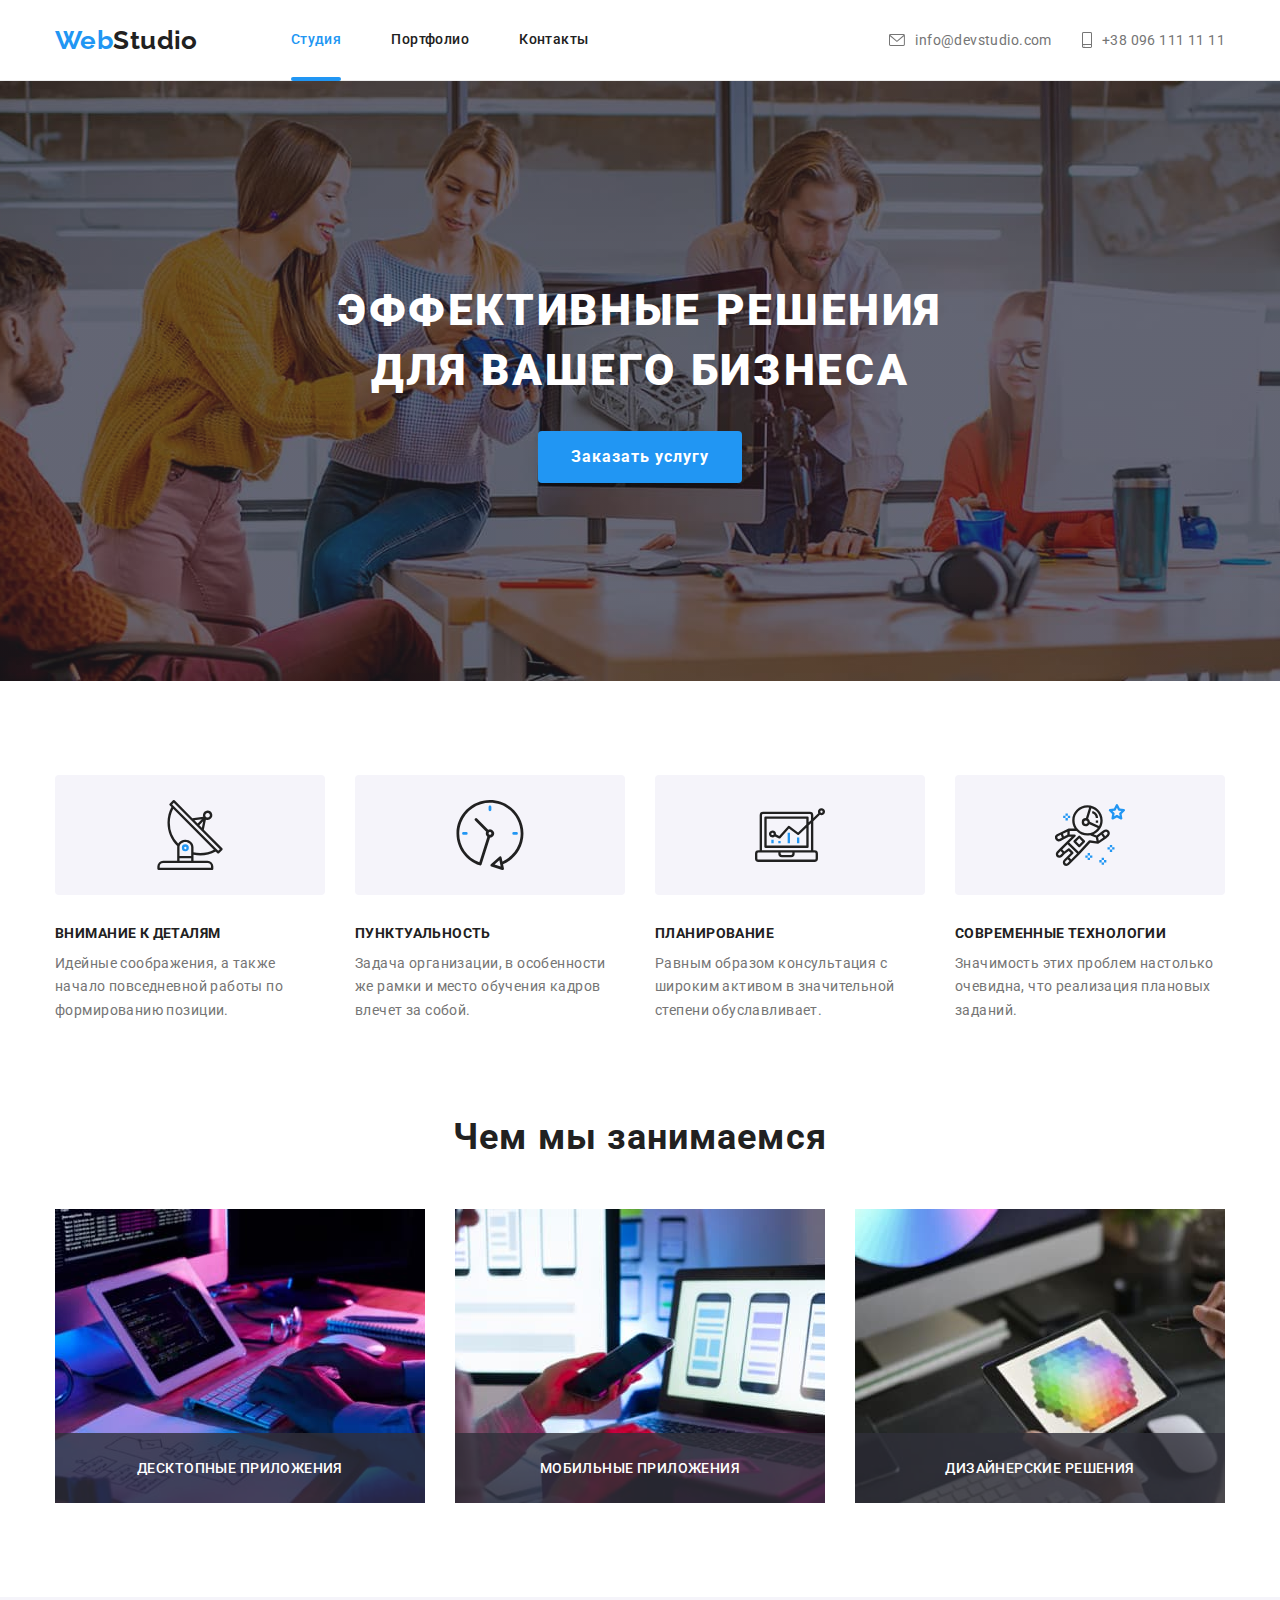
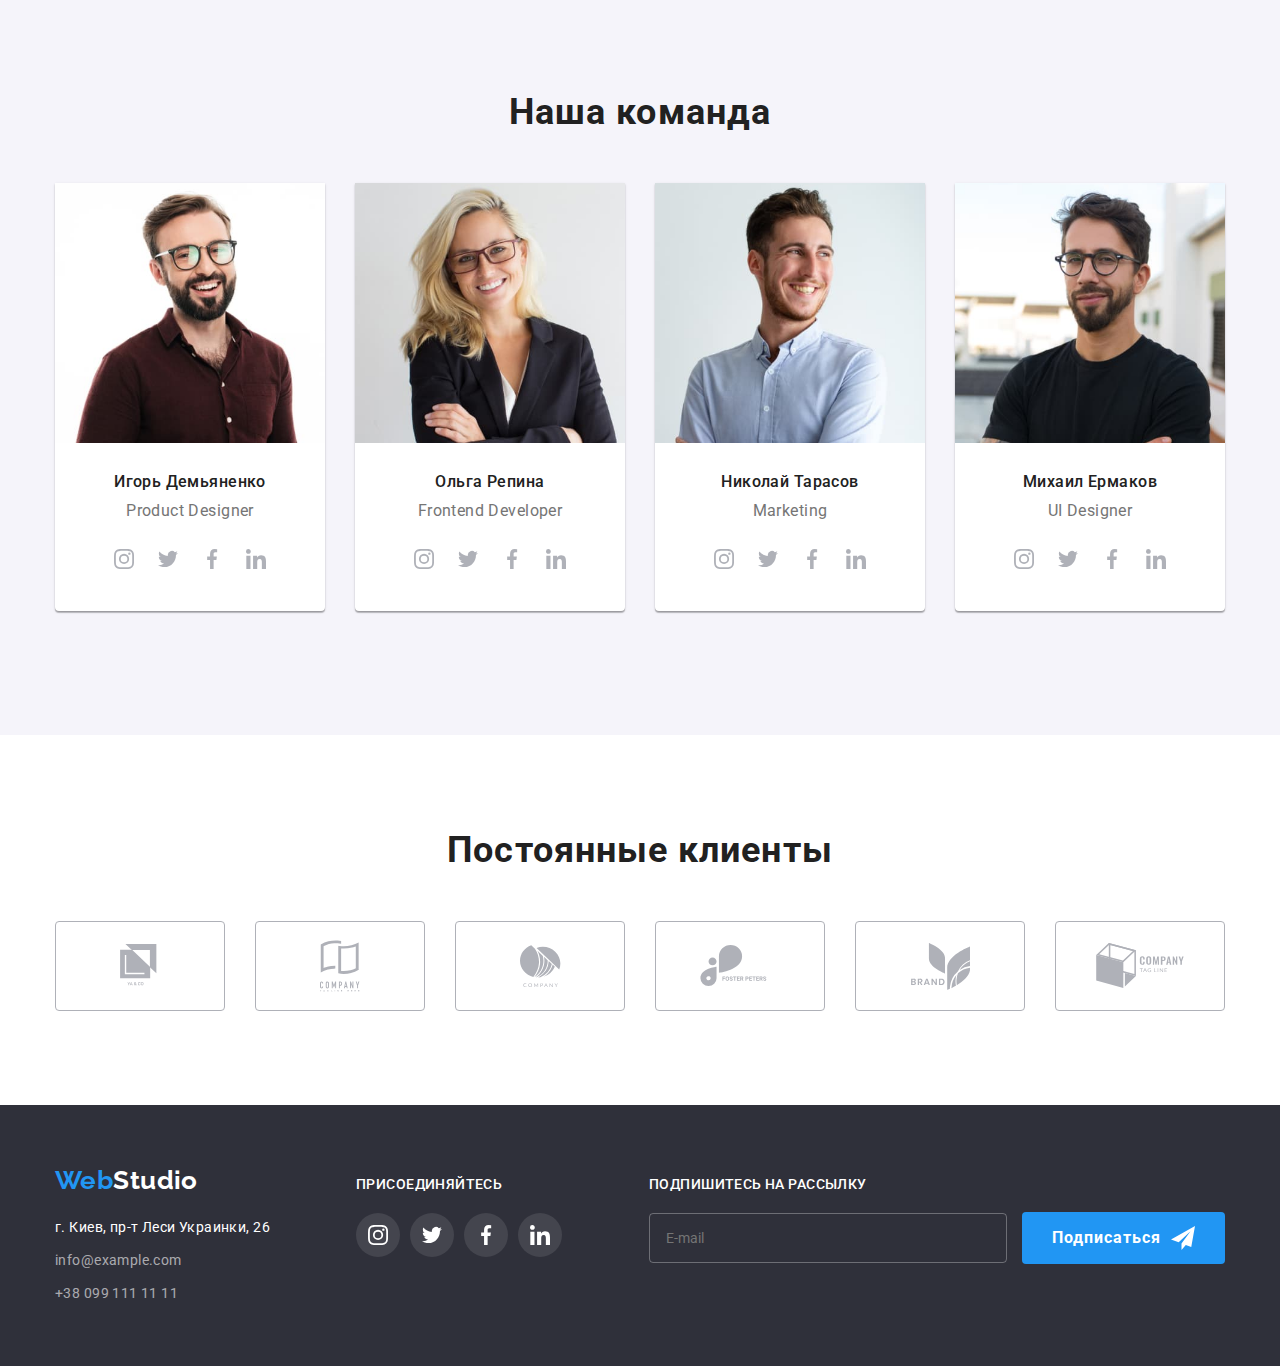
<file: index.html>
<!DOCTYPE html>
<html lang="ru">

<head>
  <meta charset="UTF-8" />
  <meta name="viewport" content="width=device-width, initial-scale=1.0" />
  <title>WebStudio</title>
  <link rel="preconnect" href="https://fonts.gstatic.com" />
  <link href="https://fonts.googleapis.com/css2?family=Raleway:wght@700&family=Roboto:wght@400;500;700;900&display=swap"
    rel="stylesheet" />
  <link rel="stylesheet"
    href="https://cdnjs.cloudflare.com/ajax/libs/modern-normalize/1.0.0/modern-normalize.min.css" />
  <link rel="stylesheet" href="./css/main.min.css" />
</head>

<body>
  <!-- Header -->
  <header class="page-header">
    <div class="container container--header">
      <nav class="header-nav">
        <a class="logo" href="./index.html">
          <span class="logo__accent">Web</span>Studio
        </a>
        <ul class="header-nav__list">
          <li class="header-nav__item">
            <a href="./index.html" class="link current">Студия</a>
          </li>

          <li class="header-nav__item">
            <a href="./portfolio.html" class="link">Портфолио</a>
          </li>

          <li class="header-nav__item">
            <a href="#footer" class="link">Контакты</a>
          </li>
        </ul>
      </nav>
      <ul class="header-contacts">
        <li class="header-contacts__item">
          <a href="mailto:info@devstudio.com" class="link link--header mail">
            <svg class="header-contacts__icon" width="16" height="12">
              <use href="./image/sprite.svg#icon-envelope" />
            </svg>
            info@devstudio.com
          </a>
        </li>

        <li class="header-contacts__item">
          <a href="tel:+380961111111" class="link link--header tel">
            <svg class="header-contacts__icon" width="10" height="16">
              <use href="./image/sprite.svg#icon-smartphone" />
            </svg>
            +38 096 111 11 11</a>
        </li>
      </ul>

      <button class="btn-menu js-open-menu">
        <svg class="menu-icon" width="40" height="40">
          <use href="./image/sprite.svg#icon-menu" />
        </svg>
      </button>
    </div>
  </header>
  <!-- Main -->
  <main>
    <!-- Welcome Section -->
    <section class="welcome">
      <div class="container">
        <h1 class="welcome__title">
          Эффективные решения<br />
          для вашего бизнеса
        </h1>
        <button class="btn-order btn" data-modal-open>Заказать услугу</button>
      </div>
    </section>
    <!-- Advantages Section -->
    <section class="advantages">
      <div class="container">
        <ul class="advantages__list">
          <li class="advantages__item">
            <div class="advantages__wrapper">
              <svg class="advantages__icon" width="70" height="70">
                <use href="./image/sprite.svg#icon-antenna" />
              </svg>
            </div>
            <h3 class="advantages__item--title">Внимание к деталям</h3>
            <p class="advantages__item--text">
              Идейные соображения, а также начало повседневной работы по
              формированию позиции.
            </p>
          </li>

          <li class="advantages__item">
            <div class="advantages__wrapper">
              <svg class="advantages__icon" width="70" height="70">
                <use href="./image/sprite.svg#icon-clock" />
              </svg>
            </div>
            <h3 class="advantages__item--title">Пунктуальность</h3>
            <p class="advantages__item--text">
              Задача организации, в особенности же рамки и место обучения
              кадров влечет за собой.
            </p>
          </li>

          <li class="advantages__item">
            <div class="advantages__wrapper">
              <svg class="advantages__icon" width="70" height="70">
                <use href="./image/sprite.svg#icon-diagram" />
              </svg>
            </div>
            <h3 class="advantages__item--title">Планирование</h3>
            <p class="advantages__item--text">
              Равным образом консультация с широким активом в значительной
              степени обуславливает.
            </p>
          </li>

          <li class="advantages__item">
            <div class="advantages__wrapper">
              <svg class="advantages__icon" width="70" height="70">
                <use href="./image/sprite.svg#icon-astronaut" />
              </svg>
            </div>
            <h3 class="advantages__item--title">Современные технологии</h3>
            <p class="advantages__item--text">
              Значимость этих проблем настолько очевидна, что реализация
              плановых заданий.
            </p>
          </li>
        </ul>
      </div>
    </section>
    <!-- Visuals Section -->
    <section class="visuals">
      <div class="container">
        <h2 class="visuals__title">Чем мы занимаемся</h2>
        <ul class="visuals-list">
          <li class="visuals-list__item">
            <img src="./image/about-1.jpg" srcset="
                ./image/about-1.jpg 1x,
                ./image/about-1@2x.jpg 2x" alt="hands on board" width="370" />
            <div class="visuals__descr">
              <h4 class="visuals__descr--title">Десктопные приложения</h4>
            </div>
          </li>

          <li class="visuals-list__item">
            <img src="./image/about-2.jpg" srcset="
                ./image/about-2.jpg 1x,
                ./image/about-2@2x.jpg 2x" alt="hands oh phone" width="370" />
            <div class="visuals__descr">
              <h4 class="visuals__descr--title">Мобильные приложения</h4>
            </div>
          </li>

          <li class="visuals-list__item">
            <img src="./image/about-3.jpg" srcset="
                ./image/about-3.jpg 1x,
                ./image/about-3@2x.jpg 2x" alt="hands on tablet" width="370" />
            <div class="visuals__descr">
              <h4 class="visuals__descr--title">Дизайнерские решения</h4>
            </div>
          </li>
        </ul>
      </div>
    </section>
    <!-- Team Section -->
    <section class="team">
      <div class="container">
        <h2 class="team__title">Наша команда</h2>
        <ul class="team-mate">
          <li class="team-mate__card">
            <div class="team-mate__thumb">
              <img srcset="
                ./image/team-mate-1.jpg 1x,
                ./image/team-mate-1@2x.jpg 2x" src="./image/team-mate-1.jpg" alt="teammate avatar" />
            </div>
            <div class="team-mate__meta">
              <h3 class="team-mate__name">Игорь Демьяненко</h3>
              <p class="team-mate__position">Product Designer</p>
              <ul class="social">
                <li class="social__item">
                  <a href="#" class="social__link">
                    <svg class="social__icon" width="20" height="20">
                      <use href="./image/sprite.svg#icon-instagram" />
                    </svg>
                  </a>
                </li>

                <li class="social__item">
                  <a href="#" class="social__link">
                    <svg class="social__icon" width="20" height="20">
                      <use href="./image/sprite.svg#icon-twitter" />
                    </svg>
                  </a>
                </li>

                <li class="social__item">
                  <a href="#" class="social__link">
                    <svg class="social__icon" width="20" height="20">
                      <use href="./image/sprite.svg#icon-facebook" />
                    </svg>
                  </a>
                </li>

                <li class="social__item">
                  <a href="#" class="social__link">
                    <svg class="social__icon" width="20" height="20">
                      <use href="./image/sprite.svg#icon-linkedin" />
                    </svg>
                  </a>
                </li>
              </ul>
            </div>
          </li>

          <li class="team-mate__card">
            <div class="team-mate__thumb">
              <img srcset="
                ./image/team-mate-2.jpg 1x,
                ./image/team-mate-2@2x.jpg 2x" src="./image/team-mate-2.jpg" alt="teammate avatar" />
            </div>

            <div class="team-mate__meta">
              <h3 class="team-mate__name">Ольга Репина</h3>
              <p class="team-mate__position">Frontend Developer</p>
              <ul class="social">
                <li class="social__item">
                  <a href="#" class="social__link">
                    <svg class="social__icon" width="20" height="20">
                      <use href="./image/sprite.svg#icon-instagram" />
                    </svg>
                  </a>
                </li>

                <li class="social__item">
                  <a href="#" class="social__link">
                    <svg class="social__icon" width="20" height="20">
                      <use href="./image/sprite.svg#icon-twitter" />
                    </svg>
                  </a>
                </li>

                <li class="social__item">
                  <a href="#" class="social__link">
                    <svg class="social__icon" width="20" height="20">
                      <use href="./image/sprite.svg#icon-facebook" />
                    </svg>
                  </a>
                </li>

                <li class="social__item">
                  <a href="#" class="social__link">
                    <svg class="social__icon" width="20" height="20">
                      <use href="./image/sprite.svg#icon-linkedin" />
                    </svg>
                  </a>
                </li>
              </ul>
            </div>
          </li>

          <li class="team-mate__card">
            <div class="team-mate__thumb">
              <img srcset="
                ./image/team-mate-3.jpg 1x,
                ./image/team-mate-3@2x.jpg 2x" src="./image/team-mate-3.jpg" alt="teammate avatar" />
            </div>

            <div class="team-mate__meta">
              <h3 class="team-mate__name">Николай Тарасов</h3>
              <p class="team-mate__position">Marketing</p>
              <ul class="social">
                <li class="social__item">
                  <a href="#" class="social__link">
                    <svg class="social__icon" width="20" height="20">
                      <use href="./image/sprite.svg#icon-instagram" />
                    </svg>
                  </a>
                </li>

                <li class="social__item">
                  <a href="#" class="social__link">
                    <svg class="social__icon" width="20" height="20">
                      <use href="./image/sprite.svg#icon-twitter" />
                    </svg>
                  </a>
                </li>

                <li class="social__item">
                  <a href="#" class="social__link">
                    <svg class="social__icon" width="20" height="20">
                      <use href="./image/sprite.svg#icon-facebook" />
                    </svg>
                  </a>
                </li>

                <li class="social__item">
                  <a href="#" class="social__link">
                    <svg class="social__icon" width="20" height="20">
                      <use href="./image/sprite.svg#icon-linkedin" />
                    </svg>
                  </a>
                </li>
              </ul>
            </div>
          </li>

          <li class="team-mate__card">
            <div class="team-mate__thumb">
              <img srcset="
                ./image/team-mate-4.jpg 1x,
                ./image/team-mate-4@2x.jpg 2x" src="./image/team-mate-4.jpg" alt="teammate avatar" />
            </div>

            <div class="team-mate__meta">
              <h3 class="team-mate__name">Михаил Ермаков</h3>
              <p class="team-mate__position">UI Designer</p>
              <ul class="social">
                <li class="social__item">
                  <a href="#" class="social__link">
                    <svg class="social__icon" width="20" height="20">
                      <use href="./image/sprite.svg#icon-instagram" />
                    </svg>
                  </a>
                </li>

                <li class="social__item">
                  <a href="#" class="social__link">
                    <svg class="social__icon" width="20" height="20">
                      <use href="./image/sprite.svg#icon-twitter" />
                    </svg>
                  </a>
                </li>

                <li class="social__item">
                  <a href="#" class="social__link">
                    <svg class="social__icon" width="20" height="20">
                      <use href="./image/sprite.svg#icon-facebook" />
                    </svg>
                  </a>
                </li>

                <li class="social__item">
                  <a href="#" class="social__link">
                    <svg class="social__icon" width="20" height="20">
                      <use href="./image/sprite.svg#icon-linkedin" />
                    </svg>
                  </a>
                </li>
              </ul>
            </div>
          </li>
        </ul>
      </div>
    </section>
    <!-- Clients Section -->
    <section class="clients">
      <div class="container">
        <h2 class="clients__title">Постоянные клиенты</h2>
        <ul class="clients-list">
          <li class="clients-list__item">
            <a href="#" class="clients-list__link">
              <svg class="clients-list__icon" width="44.27" height="44.23">
                <use href="./image/sprite.svg#icon-logo-1" />
              </svg>
            </a>
          </li>

          <li class="clients-list__item">
            <a href="#" class="clients-list__link">
              <svg class="clients-list__icon" width="40" height="52">
                <use href="./image/sprite.svg#icon-logo-2" />
              </svg>
            </a>
          </li>

          <li class="clients-list__item">
            <a href="#" class="clients-list__link">
              <svg class="clients-list__icon" width="41" height="42.6">
                <use href="./image/sprite.svg#icon-logo-3" />
              </svg>
            </a>
          </li>

          <li class="clients-list__item">
            <a href="#" class="clients-list__link">
              <svg class="clients-list__icon" width="79.66" height="42.02">
                <use href="./image/sprite.svg#icon-logo-4" />
              </svg>
            </a>
          </li>

          <li class="clients-list__item">
            <a href="#" class="clients-list__link">
              <svg class="clients-list__icon" width="59" height="47">
                <use href="./image/sprite.svg#icon-logo-5" />
              </svg>
            </a>
          </li>

          <li class="clients-list__item">
            <a href="#" class="clients-list__link">
              <svg class="clients-list__icon" width="88.48" height="45.44">
                <use href="./image/sprite.svg#icon-logo-6" />
              </svg>
            </a>
          </li>
        </ul>
      </div>
    </section>
  </main>
  <!-- Footer -->
  <footer class="page-footer" id="footer">
    <div class="container container--footer">
      <div class="footer-info">
        <a class="logo logo--footer" href="./index.html">
          <span class="logo__accent">Web</span>Studio
        </a>
        <address class="footer-info__address">
          г. Киев, пр-т Леси Украинки, 26
          <a href="mailto:info@example.com" class="link link--footer mail">
            info@example.com
          </a>
          <a href="tel:+380991111111" class="link link--footer tel"> +38 099 111 11 11 </a>
        </address>
      </div>
      <div class="footer-social">
        <h2 class="footer-social__title">Присоединяйтесь</h2>
        <ul class="social social--footer">
          <li class="social__item">
            <a href="#" class="social__link social__link--footer">
              <svg class="social__icon social__icon--footer" width="20" height="20">
                <use href="./image/sprite.svg#icon-instagram" />
              </svg>
            </a>
          </li>

          <li class="social__item">
            <a href="#" class="social__link social__link--footer">
              <svg class="social__icon social__icon--footer" width="20" height="20">
                <use href="./image/sprite.svg#icon-twitter" />
              </svg>
            </a>
          </li>

          <li class="social__item">
            <a href="#" class="social__link social__link--footer">
              <svg class="social__icon social__icon--footer" width="20" height="20">
                <use href="./image/sprite.svg#icon-facebook" />
              </svg>
            </a>
          </li>

          <li class="social__item">
            <a href="#" class="social__link social__link--footer">
              <svg class="social__icon social__icon--footer" width="20" height="20">
                <use href="./image/sprite.svg#icon-linkedin" />
              </svg>
            </a>
          </li>
        </ul>
      </div>

      <form class="footer-form">
        <h2 class="footer-form__title">Подпишитесь на рассылку</h2>

        <label class="footer-form__label">
          <input class="form-input modal__form-input--footer" type="email" name="mail" placeholder="E-mail" />
        </label>

        <button class="btn btn-subscribe" type="submit">
          Подписаться<svg class="subscribe-icon" width="24" height="24">
            <use href="./image/sprite.svg#icon-paper-plane" />
          </svg>
        </button>
      </form>
    </div>
  </footer>

  <!-- Backdrop -->
  <div class="backdrop backdrop__is-hidden" data-modal>
    <div class="modal">
      <button class="btn-close" data-modal-close>
        <svg class="close-icon" width="18" height="18">
          <use href="./image/sprite.svg#icon-close" />
        </svg>
      </button>
      <div class="modal-content">
        <h3 class="modal-content__title">Оставьте свои данные, мы вам перезвоним</h3>
        <form class="modal-form">
          <div class="modal-form__field">
            <label class="modal-form__label" for="user-name">Имя</label>
            <div class="modal-form__input--wrapper">
              <input class="modal-form__input" type="text" name="user-name" id="user-name" />
              <svg class="input-icon" width="18" height="18">
                <use href="./image/sprite.svg#icon-form-user" />
              </svg>
            </div>
          </div>

          <div class="modal-form__field">
            <label class="modal-form__label" for="tel">Телефон</label>
            <div class="modal-form__input--wrapper">
              <input class="modal-form__input" type="tel" name="tel" id="tel" />
              <svg class="input-icon" width="18" height="18">
                <use href="./image/sprite.svg#icon-form-phone" />
              </svg>
            </div>
          </div>

          <div class="modal-form__field">
            <label class="modal-form__label" for="mail">Почта</label>
            <div class="modal-form__input--wrapper">
              <input class="modal-form__input" type="email" name="mail" id="mail" />
              <svg class="input-icon" width="18" height="18">
                <use href="./image/sprite.svg#icon-form-mail" />
              </svg>
            </div>
          </div>

          <div class="modal-form__field">
            <label class="modal-form__label" for="comment">Комментарий</label>
            <textarea class="modal-form__comment" name="comment" id="comment" placeholder="Введите текст"></textarea>
          </div>

          <div class="modal-form__field checkbox">
            <label class="modal-form__label checkbox__label">
              <input class="checkbox__input visually-hidden" type="checkbox" name="conditions"
                value="conditions submited" />
              <svg class="checkbox-icon" width="16" height="15">
                <use href="./image/sprite.svg#icon-check" />
              </svg>
              Соглашаюсь с рассылкой и принимаю&nbsp;
              <a href="" class="checkbox__link"> Условия договора </a>
            </label>
          </div>
          <div class="modal-form__submit">
            <button class="btn btn-form" type="submit">Отправить</button>
          </div>
        </form>
      </div>
    </div>
  </div>

  <!-- Header mobile menu -->
  <div class="menu-container js-menu-container">
    <button class="btn-menu js-close-menu">
      <svg class="close-icon--mobile" width="40" height="40">
        <use href="./image/sprite.svg#icon-close-menu" />
      </svg>
    </button>

    <ul class="mobile-nav__list">
      <li class="mobile-nav__item">
        <a href="./index.html" class="link current">Студия</a>
      </li>

      <li class="mobile-nav__item">
        <a href="./portfolio.html" class="link">Портфолио</a>
      </li>

      <li class="mobile-nav__item">
        <a href="#footer" class="link">Контакты</a>
      </li>
    </ul>

    <div class="links-wrapper">
      <ul class="header-contacts--mobile">
        <li class="header-contacts__item">
          <a href="tel:+380961111111" class="link link--mobile tel">
            +38 096 111 11 11
          </a>
        </li>

        <li class="header-contacts__item">
          <a href="mailto:info@devstudio.com" class="link link--mobile mail">
            info@devstudio.com
          </a>
        </li>
      </ul>

      <ul class="mobile-social">
        <li class="mobile-social__item mobile-social__item--line">
          <a href="#" class="mobile-social__link">
            Instagram
          </a>
        </li>

        <li class="mobile-social__item mobile-social__item--line ">
          <a href="#" class="mobile-social__link">
            Twitter
          </a>
        </li>

        <li class="mobile-social__item mobile-social__item--line">
          <a href="#" class="mobile-social__link">
            Facebook
          </a>
        </li>

        <li class="mobile-social__item">
          <a href="#" class="mobile-social__link">
            LinkedIn
          </a>
        </li>
      </ul>
    </div>
  </div>

  <!-- Modal JS -->
  <script src="./js/modal.js"></script>

  <!-- Submit JS -->
  <script src="./js/submit.js"></script>

  <!-- Mobile menu JS -->
  <script src="./js/mobile-menu.js"></script>
</body>

</html>
</file>
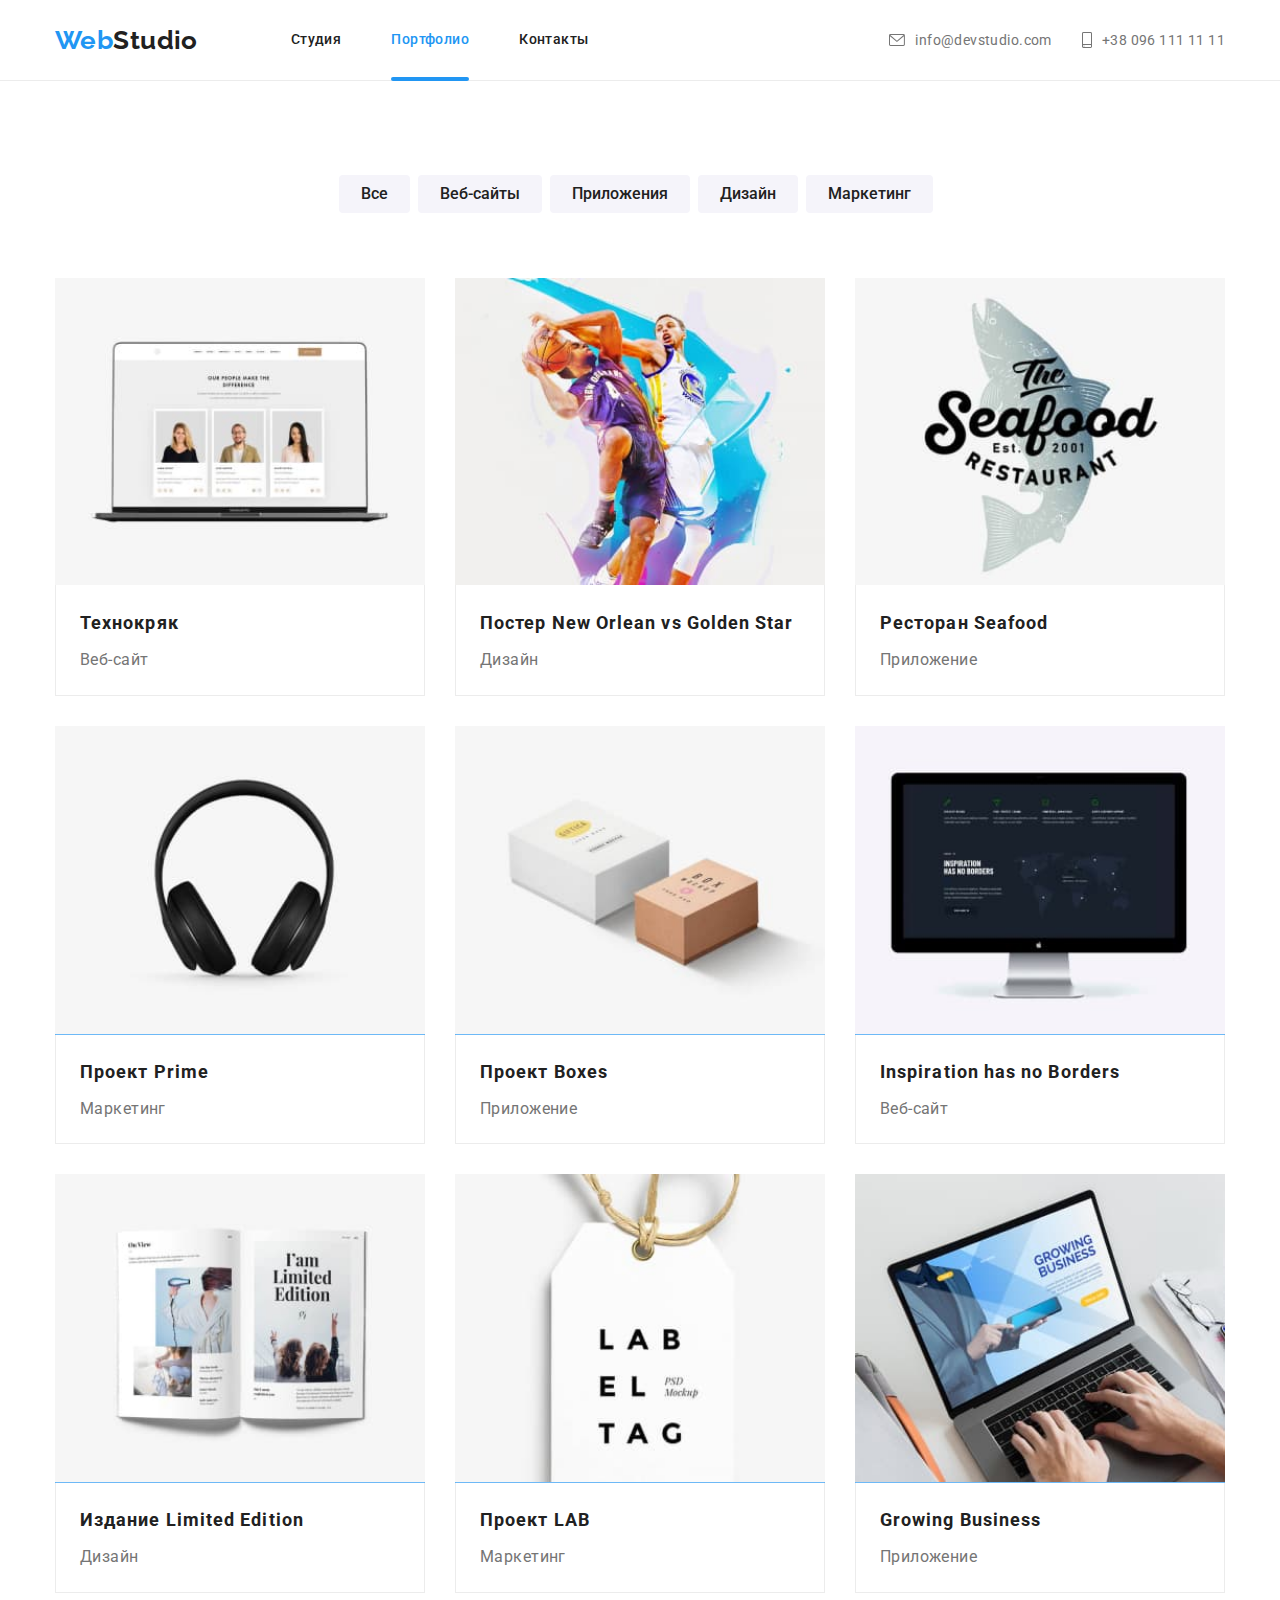
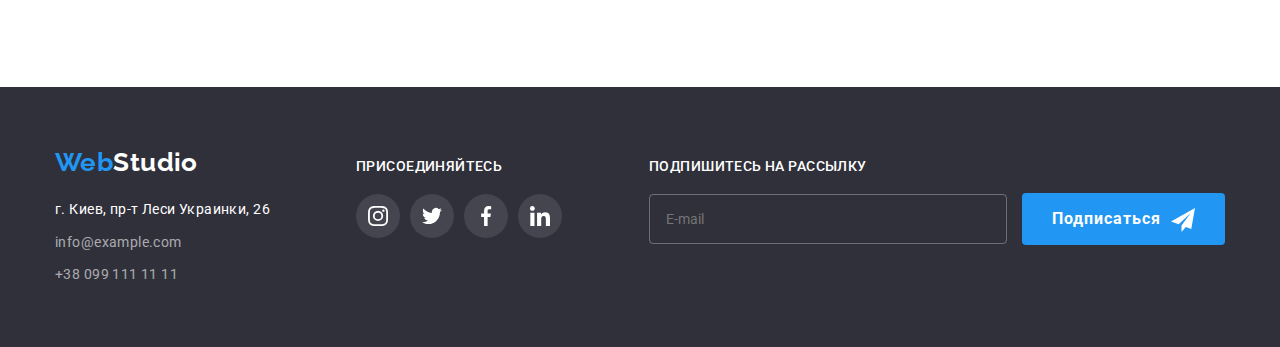
<file: portfolio.html>
<!DOCTYPE html>
<html lang="ru">

<head>
  <meta charset="UTF-8" />
  <meta name="viewport" content="width=device-width, initial-scale=1.0" />
  <title>WebStudio</title>
  <link rel="preconnect" href="https://fonts.gstatic.com" />
  <link href="https://fonts.googleapis.com/css2?family=Raleway:wght@700&family=Roboto:wght@400;500;700;900&display=swap"
    rel="stylesheet" />
  <link rel="stylesheet"
    href="https://cdnjs.cloudflare.com/ajax/libs/modern-normalize/1.0.0/modern-normalize.min.css" />
  <link rel="stylesheet" href="./css/main.min.css" />
</head>

<body>
  <!-- Header -->
  <header class="page-header">
    <div class="container container--header">
      <nav class="header-nav">
        <a class="logo" href="./index.html">
          <span class="logo__accent">Web</span>Studio
        </a>
        <ul class="header-nav__list">
          <li class="header-nav__item">
            <a href="./index.html" class="link">Студия</a>
          </li>

          <li class="header-nav__item">
            <a href="./portfolio.html" class="link current">Портфолио</a>
          </li>

          <li class="header-nav__item">
            <a href="#footer" class="link">Контакты</a>
          </li>
        </ul>
      </nav>
      <ul class="header-contacts">
        <li class="header-contacts__item">
          <a href="mailto:info@devstudio.com" class="link link--header mail">
            <svg class="header-contacts__icon" width="16" height="12">
              <use href="./image/sprite.svg#icon-envelope" />
            </svg>
            info@devstudio.com
          </a>
        </li>

        <li class="header-contacts__item">
          <a href="tel:+380961111111" class="link link--header tel">
            <svg class="header-contacts__icon" width="10" height="16">
              <use href="./image/sprite.svg#icon-smartphone" />
            </svg>
            +38 096 111 11 11</a>
        </li>
      </ul>

      <button class="btn-menu js-open-menu">
        <svg class="menu-icon" width="40" height="40">
          <use href="./image/sprite.svg#icon-menu" />
        </svg>
      </button>
    </div>
  </header>
  <!-- Main -->
  <main>
    <!-- Poprtfolio section -->
    <section class="portfolio">
      <div class="container">
        <h1 class="visually-hidden">Portfolio</h1>
        <!-- Filter buttons list -->
        <ul class="filter">
          <li class="filter__item">
            <button class="btn-filter">Все</button>
          </li>

          <li class="filter__item">
            <button class="btn-filter">Веб-сайты</button>
          </li>

          <li class="filter__item">
            <button class="btn-filter">Приложения</button>
          </li>

          <li class="filter__item">
            <button class="btn-filter">Дизайн</button>
          </li>

          <li class="filter__item">
            <button class="btn-filter">Маркетинг</button>
          </li>
        </ul>
        <!-- Projects list -->
        <ul class="portfolio-list">
          <li class="portfolio-list__item">
            <a class="portfolio-list__link" href="">
              <div class="thumb">
                <img class="item-image" srcset="
                    ./image/portfolio/technocrack.jpg 1x,
                    ./image/portfolio/technocrack@2x.jpg 2x" src="./image/portfolio/technocrack.jpg" alt="Технокряк"
                  width="370" />
                <div class="thumb__descr">
                  <p class="thumb__descr--text">
                    Технокряк это современная площадка распространения
                    коронавируса. Компании используют эту платформу для
                    цифрового шпионажа и атак на защищённые сервера
                    конкурентов.
                  </p>
                </div>
              </div>

              <div class="text-wrapper">
                <h2 class="portfolio-list__item--title">Технокряк</h2>
                <p class="portfolio-list__item--subtitle">Веб-сайт</p>
              </div>
            </a>
          </li>

          <li class="portfolio-list__item">
            <a class="portfolio-list__link" href="">
              <div class="thumb">
                <img class="item-image" srcset="
                    ./image/portfolio/no-vs-gs.jpg 1x,
                    ./image/portfolio/no-vs-gs@2x.jpg 2x" src="./image/portfolio/no-vs-gs.jpg"
                  alt="New Orlean vs Golden Star" width="370" />
                <div class="thumb__descr">
                  <p class="thumb__descr--text">
                    Lorem ipsum dolor sit amet consectetur adipisicing elit.
                  </p>
                </div>
              </div>

              <div class="text-wrapper">
                <h2 class="portfolio-list__item--title">
                  Постер New Orlean vs Golden Star
                </h2>
                <p class="portfolio-list__item--subtitle">Дизайн</p>
              </div>
            </a>
          </li>

          <li class="portfolio-list__item">
            <a class="portfolio-list__link" href="">
              <div class="thumb">
                <img class="item-image" srcset="
                    ./image/portfolio/seafood.jpg 1x,
                    ./image/portfolio/seafood@2x.jpg 2x" src="./image/portfolio/seafood.jpg" alt="Ресторан Seafood"
                  width="370" />
                <div class="thumb__descr">
                  <p class="thumb__descr--text">
                    Lorem ipsum dolor sit amet consectetur adipisicing elit.
                  </p>
                </div>
              </div>

              <div class="text-wrapper">
                <h2 class="portfolio-list__item--title">Ресторан Seafood</h2>
                <p class="portfolio-list__item--subtitle">Приложение</p>
              </div>
            </a>
          </li>

          <li class="portfolio-list__item">
            <a class="portfolio-list__link" href="">
              <div class="thumb">
                <img class="item-image" srcset="
                    ./image/portfolio/prime.jpg 1x,
                    ./image/portfolio/prime@2x.jpg 2x" src="./image/portfolio/prime.jpg" alt="Проект Prime"
                  width="370" />
                <div class="thumb__descr">
                  <p class="thumb__descr--text">
                    Lorem ipsum dolor sit amet consectetur adipisicing elit.
                  </p>
                </div>
              </div>

              <div class="text-wrapper">
                <h2 class="portfolio-list__item--title">Проект Prime</h2>
                <p class="portfolio-list__item--subtitle">Маркетинг</p>
              </div>
            </a>
          </li>

          <li class="portfolio-list__item">
            <a class="portfolio-list__link" href="">
              <div class="thumb">
                <img class="item-image" srcset="
                    ./image/portfolio/boxes.jpg 1x,
                    ./image/portfolio/boxes@2x.jpg 2x" src="./image/portfolio/boxes.jpg" alt="Проект Boxes"
                  width="370" />
                <div class="thumb__descr">
                  <p class="thumb__descr--text">
                    Lorem ipsum dolor sit amet consectetur adipisicing elit.
                  </p>
                </div>
              </div>

              <div class="text-wrapper">
                <h2 class="portfolio-list__item--title">Проект Boxes</h2>
                <p class="portfolio-list__item--subtitle">Приложение</p>
              </div>
            </a>
          </li>

          <li class="portfolio-list__item">
            <a class="portfolio-list__link" href="">
              <div class="thumb">
                <img class="item-image" srcset="
                    ./image/portfolio/no-borders.jpg 1x,
                    ./image/portfolio/no-borders@2x.jpg 2x" src="./image/portfolio/no-borders.jpg"
                  alt="Inspiration has no Borders" width="370" />
                <div class="thumb__descr">
                  <p class="thumb__descr--text">
                    Lorem ipsum dolor sit amet consectetur adipisicing elit.
                  </p>
                </div>
              </div>

              <div class="text-wrapper">
                <h2 class="portfolio-list__item--title">
                  Inspiration has no Borders
                </h2>
                <p class="portfolio-list__item--subtitle">Веб-сайт</p>
              </div>
            </a>
          </li>

          <li class="portfolio-list__item">
            <a class="portfolio-list__link" href="">
              <div class="thumb">
                <img class="item-image" srcset="
                    ./image/portfolio/limited-edition.jpg 1x,
                    ./image/portfolio/limited-edition@2x.jpg 2x" src="./image/portfolio/limited-edition.jpg"
                  alt="Издание Limited Edition" width="370" />
                <div class="thumb__descr">
                  <p class="thumb__descr--text">
                    Lorem ipsum dolor sit amet consectetur adipisicing elit.
                  </p>
                </div>
              </div>

              <div class="text-wrapper">
                <h2 class="portfolio-list__item--title">Издание Limited Edition</h2>
                <p class="portfolio-list__item--subtitle">Дизайн</p>
              </div>
            </a>
          </li>

          <li class="portfolio-list__item">
            <a class="portfolio-list__link" href="">
              <div class="thumb">
                <img class="item-image" srcset="
                    ./image/portfolio/lab.jpg 1x,
                    ./image/portfolio/lab@2x.jpg 2x" src="./image/portfolio/lab.jpg" alt="Проект LAB" width="370" />
                <div class="thumb__descr">
                  <p class="thumb__descr--text">
                    Lorem ipsum dolor sit amet consectetur adipisicing elit.
                  </p>
                </div>
              </div>

              <div class="text-wrapper">
                <h2 class="portfolio-list__item--title">Проект LAB</h2>
                <p class="portfolio-list__item--subtitle">Маркетинг</p>
              </div>
            </a>
          </li>

          <li class="portfolio-list__item">
            <a class="portfolio-list__link" href="">
              <div class="thumb">
                <img class="item-image" srcset="
                    ./image/portfolio/growing-business.jpg 1x,
                    ./image/portfolio/growing-business@2x.jpg 2x" src="./image/portfolio/growing-business.jpg"
                  alt="Growing Business" width="370" />
                <div class="thumb__descr">
                  <p class="thumb__descr--text">
                    Lorem ipsum dolor sit amet consectetur adipisicing elit.
                  </p>
                </div>
              </div>
              <div class="text-wrapper">
                <h2 class="portfolio-list__item--title">Growing Business</h2>
                <p class="portfolio-list__item--subtitle">Приложение</p>
              </div>
            </a>
          </li>
        </ul>
      </div>
    </section>
  </main>
  <!-- Footer -->
  <footer class="page-footer" id="footer">
    <div class="container container--footer">
      <div class="footer-info">
        <a class="logo logo--footer" href="./index.html">
          <span class="logo__accent">Web</span>Studio
        </a>
        <address class="footer-info__address">
          г. Киев, пр-т Леси Украинки, 26
          <a href="mailto:info@example.com" class="link link--footer mail">
            info@example.com
          </a>
          <a href="tel:+380991111111" class="link link--footer tel"> +38 099 111 11 11 </a>
        </address>
      </div>
      <div class="footer-social">
        <h2 class="footer-social__title">Присоединяйтесь</h2>
        <ul class="social social--footer">
          <li class="social__item">
            <a href="#" class="social__link social__link--footer">
              <svg class="social__icon social__icon--footer" width="20" height="20">
                <use href="./image/sprite.svg#icon-instagram" />
              </svg>
            </a>
          </li>

          <li class="social__item">
            <a href="#" class="social__link social__link--footer">
              <svg class="social__icon social__icon--footer" width="20" height="20">
                <use href="./image/sprite.svg#icon-twitter" />
              </svg>
            </a>
          </li>

          <li class="social__item">
            <a href="#" class="social__link social__link--footer">
              <svg class="social__icon social__icon--footer" width="20" height="20">
                <use href="./image/sprite.svg#icon-facebook" />
              </svg>
            </a>
          </li>

          <li class="social__item">
            <a href="#" class="social__link social__link--footer">
              <svg class="social__icon social__icon--footer" width="20" height="20">
                <use href="./image/sprite.svg#icon-linkedin" />
              </svg>
            </a>
          </li>
        </ul>
      </div>

      <form class="footer-form">
        <h2 class="footer-form__title">Подпишитесь на рассылку</h2>

        <label class="footer-form__label">
          <input class="form-input modal__form-input--footer" type="email" name="mail" placeholder="E-mail" />
        </label>

        <button class="btn btn-subscribe" type="submit">
          Подписаться<svg class="subscribe-icon" width="24" height="24">
            <use href="./image/sprite.svg#icon-paper-plane" />
          </svg>
        </button>
      </form>
    </div>
  </footer>

  <!-- Header mobile menu -->
  <div class="menu-container js-menu-container">
    <button class="btn-menu js-close-menu">
      <svg class="close-icon--mobile" width="40" height="40">
        <use href="./image/sprite.svg#icon-close-menu" />
      </svg>
    </button>

    <ul class="mobile-nav__list">
      <li class="mobile-nav__item">
        <a href="./index.html" class="link">Студия</a>
      </li>

      <li class="mobile-nav__item">
        <a href="./portfolio.html" class="link current">Портфолио</a>
      </li>

      <li class="mobile-nav__item">
        <a href="#footer" class="link">Контакты</a>
      </li>
    </ul>

    <div class="links-wrapper">
      <ul class="header-contacts--mobile">
        <li class="header-contacts__item">
          <a href="tel:+380961111111" class="link link--mobile tel">
            +38 096 111 11 11
          </a>
        </li>

        <li class="header-contacts__item">
          <a href="mailto:info@devstudio.com" class="link link--mobile mail">
            info@devstudio.com
          </a>
        </li>
      </ul>

      <ul class="mobile-social">
        <li class="mobile-social__item mobile-social__item--line">
          <a href="#" class="mobile-social__link">
            Instagram
          </a>
        </li>

        <li class="mobile-social__item mobile-social__item--line ">
          <a href="#" class="mobile-social__link">
            Twitter
          </a>
        </li>

        <li class="mobile-social__item mobile-social__item--line">
          <a href="#" class="mobile-social__link">
            Facebook
          </a>
        </li>

        <li class="mobile-social__item">
          <a href="#" class="mobile-social__link">
            LinkedIn
          </a>
        </li>
      </ul>
    </div>
  </div>

  <script src="./js/mobile-menu.js"></script>
</body>

</html>
</file>
<file: css/main.min.css>
:root{--bg-color-main: #fff;--bg-color-secondary: #f5f4fa;--bg-color-dark: #2f303a;--font-color-main: #212121;--font-color-secondary: #757575;--font-color-white: #fff;--font-color-black: #000;--accent-color: #2196f3;--accent-color-op09: rgba(33, 149, 243, 0.9);--bg-colour-button-hover: #188ce8;--border-color: #ececec;--social-link-color: #afb1b8;--btn-boxshadow-color: rgba(0, 0, 0, 0.15);--placeholder-color: rgba(117, 117, 117, 0.5);--team-mate-box-shadow: 0px 1px 3px rgba(0, 0, 0, 0.12),
    0px 1px 1px rgba(0, 0, 0, 0.14), 0px 2px 1px rgba(0, 0, 0, 0.2);--card-box-shadow: 0px 1px 1px rgba(0, 0, 0, 0.12),
    0px 4px 4px rgba(0, 0, 0, 0.06), 1px 4px 6px rgba(0, 0, 0, 0.16);--transparent-links: rgba(255, 255, 255, 0.6);--item-set-gap: 30px;--transparent-items: rgba(47, 48, 58, 0.8);--backdrop-op02: rgba(0, 0, 0, 0.2);--timing-fn: cubic-bezier(0.4, 0, 0.2, 1);--transiton-duration-time: 250ms}.btn-menu,.close-icon--mobile,.social__link,.social__icon,.link,.clients-list__item,.clients-list__icon,.btn-filter,.portfolio-list__link,.thumb__descr--text,.portfolio-list__link:hover .thumb__descr--text,.portfolio-list__link:focus .thumb__descr--text,.backdrop,.modal,.modal-form__input,.modal-form__comment,.input-icon,.checkbox-icon,.btn-form{-webkit-transition-duration:var(--transiton-duration-time);transition-duration:var(--transiton-duration-time);-webkit-transition-timing-function:var(--timing-fn);transition-timing-function:var(--timing-fn)}ul,li{list-style-type:none;padding:0;margin:0}a{text-decoration:none;color:inherit}h1,h2,h3,h4,h5,h6,p{font-size:inherit;font-weight:400;margin-top:0;margin-bottom:0;-webkit-margin-before:0;margin-block-start:0;-webkit-margin-after:0;margin-block-end:0}img{display:block;max-width:100%;height:auto}button{padding:0}body{font-family:"Roboto", sans-serif;font-style:normal;font-weight:400;font-size:14px;letter-spacing:0.03em;color:var(--font-color-main);background-color:var(--bg-color-main)}.container{max-width:480px;min-width:320px;margin:0 auto;padding:0 15px}@media screen and (min-width: 768px){.container{max-width:768px}}@media screen and (min-width: 1200px){.container{max-width:1200px}}.container--header{display:-webkit-box;display:-ms-flexbox;display:flex;-webkit-box-pack:justify;-ms-flex-pack:justify;justify-content:space-between;padding:10px 15px}@media screen and (min-width: 768px){.container--header{padding:0px 15px}}@media screen and (min-width: 768px){.container--footer{display:-webkit-box;display:-ms-flexbox;display:flex;-ms-flex-wrap:wrap;flex-wrap:wrap;-ms-flex-pack:distribute;justify-content:space-around}}@media screen and (min-width: 1200px){.container--footer{display:-webkit-box;display:-ms-flexbox;display:flex;-webkit-box-align:baseline;-ms-flex-align:baseline;align-items:baseline}}.visually-hidden{position:absolute;width:1px;height:1px;margin:-1px;border:0;padding:0;white-space:nowrap;-webkit-clip-path:inset(100%);clip-path:inset(100%);clip:rect(0 0 0 0);overflow:hidden}.logo{font-family:'Raleway', sans-serif;font-style:normal;font-weight:700;font-size:26px;line-height:1.19;text-decoration:none}.logo--footer{color:var(--font-color-white)}.logo__accent{color:var(--accent-color)}.btn{display:-webkit-inline-box;display:-ms-inline-flexbox;display:inline-flex;padding-top:10px;padding-bottom:10px;font-weight:700;font-size:16px;line-height:1.875;text-align:center;letter-spacing:0.06em;color:var(--font-color-white);background-color:var(--accent-color);border:1px solid transparent;border-radius:4px;cursor:pointer}.btn-order{margin:30px 0 0;padding-left:32px;padding-right:32px;-webkit-box-shadow:0px 4px 4px var(--btn-boxshadow-color);box-shadow:0px 4px 4px var(--btn-boxshadow-color)}.btn-subscribe{display:inline-block;-webkit-box-align:center;-ms-flex-align:center;align-items:center;padding:10px 29px}@media screen and (min-width: 1200px){.btn-subscribe{margin-left:12px}}.subscribe-icon{margin-left:10px;vertical-align:middle;fill:var(--font-color-white)}.menu-container .btn-menu{position:absolute;top:10px;right:15px}.btn-menu{height:40px;width:40px;display:-webkit-box;display:-ms-flexbox;display:flex;-webkit-box-align:center;-ms-flex-align:center;align-items:center;-webkit-box-pack:center;-ms-flex-pack:center;justify-content:center;background-color:transparent;cursor:pointer;border:none;-webkit-transition-property:fill;transition-property:fill}@media (min-width: 768px){.btn-menu{display:none}}.btn-menu:hover,.btn-menu:focus{fill:var(--accent-color);-webkit-filter:drop-shadow(0px 4px 4px rgba(0,0,0,0.25));filter:drop-shadow(0px 4px 4px rgba(0,0,0,0.25))}.close-icon--mobile{-webkit-transition-property:fill;transition-property:fill}.social{margin-top:16px;display:-webkit-box;display:-ms-flexbox;display:flex;-webkit-box-pack:center;-ms-flex-pack:center;justify-content:center}.social--footer{margin-top:20px}@media screen and (min-width: 1200px){.social--footer{-ms-flex-pack:distribute;justify-content:space-around}}.social__item{display:-webkit-box;display:-ms-flexbox;display:flex;-webkit-box-pack:center;-ms-flex-pack:center;justify-content:center;-webkit-box-align:center;-ms-flex-align:center;align-items:center}.social__link{width:44px;height:44px;display:-webkit-box;display:-ms-flexbox;display:flex;-webkit-box-pack:center;-ms-flex-pack:center;justify-content:center;-webkit-box-align:center;-ms-flex-align:center;align-items:center;border-radius:50%;background-color:transparent;-webkit-transition-property:background-color;transition-property:background-color}.social__link:hover,.social__link:focus{background-color:var(--accent-color)}.social__link--footer{margin-right:10px;background-color:rgba(255,255,255,0.1)}.social__icon{fill:var(--social-link-color);-webkit-transition-property:fill;transition-property:fill}.social__link:hover .social__icon,.social__link:focus .social__icon{fill:var(--bg-color-main)}.social__icon--footer{fill:var(--bg-color-main)}.footer-social{margin-top:60px;text-align:center}@media screen and (min-width: 768px){.footer-social{margin-top:5px}}@media screen and (min-width: 1200px){.footer-social{margin-left:86px;text-align:unset}}.footer-social__title{font-weight:500;line-height:1.172;text-transform:uppercase;color:var(--font-color-white)}.page-header{border-bottom:1px solid var(--border-color)}.header-nav{display:-webkit-box;display:-ms-flexbox;display:flex;-webkit-box-pack:justify;-ms-flex-pack:justify;justify-content:space-between;-webkit-box-align:center;-ms-flex-align:center;align-items:center;font-weight:500;font-size:14px;line-height:1.14}.header-nav__list{display:none;margin-left:93px}@media screen and (min-width: 768px){.header-nav__list{display:-webkit-box;display:-ms-flexbox;display:flex}}.header-nav__item:not(:first-child){margin-left:50px}.link{-webkit-transition-property:color;transition-property:color}.link:hover,.link:focus{color:var(--accent-color)}@media screen and (min-width: 768px){.link{padding:32px 0}}.current{color:var(--accent-color);position:relative}@media screen and (min-width: 768px){.current::after{content:" ";position:absolute;top:80px;left:0;display:block;width:100%;height:4px;background:var(--accent-color);border-radius:2px}}@media screen and (min-width: 1200px){.current::after{top:78px}}.header-contacts{display:none;color:var(--font-color-secondary)}@media screen and (min-width: 768px){.header-contacts{display:-webkit-box;display:-ms-flexbox;display:flex;-webkit-box-orient:vertical;-webkit-box-direction:normal;-ms-flex-direction:column;flex-direction:column}}@media screen and (min-width: 1200px){.header-contacts{display:-webkit-box;display:-ms-flexbox;display:flex;-webkit-box-orient:horizontal;-webkit-box-direction:normal;-ms-flex-direction:row;flex-direction:row}}@media screen and (min-width: 1200px){.header-contacts__item:nth-child(2){margin-left:30px}}@media screen and (max-width: 1199px){.header-contacts .link{padding:0}}@media screen and (max-width: 1199px){.link--header.mail{display:block;margin-bottom:10px;padding-top:21px}.link--header.tel{display:block;padding-bottom:21px}}@media screen and (min-width: 1200px){.link--header{display:-webkit-box;display:-ms-flexbox;display:flex;-webkit-box-pack:center;-ms-flex-pack:center;justify-content:center;-webkit-box-align:center;-ms-flex-align:center;align-items:center}}.header-contacts__icon{margin-right:10px;fill:currentColor}.welcome{padding:116px 0 120px;margin:0 auto;max-width:480px;height:400px;text-align:center;background-image:-webkit-gradient(linear, left top, right top, from(rgba(47,48,58,0.4)), to(rgba(47,48,58,0.4))),url("../image/welcome-mobile.jpg");background-image:linear-gradient(to right, rgba(47,48,58,0.4), rgba(47,48,58,0.4)),url("../image/welcome-mobile.jpg");background-size:cover;background-position:center;background-repeat:no-repeat;background-color:var(--bg-color-dark)}@media (min-device-pixel-ratio: 2), (-webkit-min-device-pixel-ratio: 2), (min-resolution: 192dpi), (min-resolution: 2dppx){.welcome{background-image:-webkit-gradient(linear, left top, right top, from(rgba(47,48,58,0.4)), to(rgba(47,48,58,0.4))),url("../image/welcome-mobile@2x.jpg");background-image:linear-gradient(to right, rgba(47,48,58,0.4), rgba(47,48,58,0.4)),url("../image/welcome-mobile@2x.jpg")}}@media screen and (min-width: 768px){.welcome{max-width:768px;padding:118px 0;background-image:-webkit-gradient(linear, left top, right top, from(rgba(47,48,58,0.4)), to(rgba(47,48,58,0.4))),url("../image/welcome-tablet.jpg");background-image:linear-gradient(to right, rgba(47,48,58,0.4), rgba(47,48,58,0.4)),url("../image/welcome-tablet.jpg")}}@media screen and (min-width: 768px) and (min-device-pixel-ratio: 2), screen and (min-width: 768px) and (-webkit-min-device-pixel-ratio: 2), screen and (min-width: 768px) and (min-resolution: 192dpi), screen and (min-width: 768px) and (min-resolution: 2dppx){.welcome{background-image:-webkit-gradient(linear, left top, right top, from(rgba(47,48,58,0.4)), to(rgba(47,48,58,0.4))),url("../image/welcome-tablet@2x.jpg");background-image:linear-gradient(to right, rgba(47,48,58,0.4), rgba(47,48,58,0.4)),url("../image/welcome-tablet@2x.jpg")}}@media screen and (min-width: 1200px){.welcome{background-image:-webkit-gradient(linear, left top, right top, from(rgba(47,48,58,0.4)), to(rgba(47,48,58,0.4))),url("../image/welcome-desktop.jpg");background-image:linear-gradient(to right, rgba(47,48,58,0.4), rgba(47,48,58,0.4)),url("../image/welcome-desktop.jpg")}}@media screen and (min-width: 1200px) and (min-device-pixel-ratio: 2), screen and (min-width: 1200px) and (-webkit-min-device-pixel-ratio: 2), screen and (min-width: 1200px) and (min-resolution: 192dpi), screen and (min-width: 1200px) and (min-resolution: 2dppx){.welcome{background-image:-webkit-gradient(linear, left top, right top, from(rgba(47,48,58,0.4)), to(rgba(47,48,58,0.4))),url("../image/welcome-desktop@2x.jpg");background-image:linear-gradient(to right, rgba(47,48,58,0.4), rgba(47,48,58,0.4)),url("../image/welcome-desktop@2x.jpg")}}@media screen and (min-width: 1200px){.welcome{max-width:1600px;height:600px;padding:200px 0}}.welcome__title{font-weight:900;font-size:26px;line-height:1.615;letter-spacing:0.06em;text-transform:uppercase;color:var(--font-color-white)}@media screen and (min-width: 1200px){.welcome__title{font-size:44px;line-height:1.36}}.advantages{padding:60px 0}@media screen and (min-width: 1200px){.advantages{padding:94px 0}}.advantages__list{display:block}@media screen and (min-width: 768px){.advantages__list{display:-webkit-box;display:-ms-flexbox;display:flex;-ms-flex-wrap:wrap;flex-wrap:wrap;-webkit-box-pack:justify;-ms-flex-pack:justify;justify-content:space-between}}.advantages__item{margin-bottom:30px}@media screen and (min-width: 768px){.advantages__item{max-width:354px}}@media screen and (min-width: 1200px){.advantages__item{max-width:270px;margin-bottom:0}.advantages__item:not(:first-child){margin-left:var(--item-set-gap)}}.advantages__item--title{margin-top:30px;font-weight:700;line-height:1.172;text-transform:uppercase;text-align:center}@media screen and (min-width: 768px){.advantages__item--title{text-align:left}}.advantages__item--text{margin-top:10px;line-height:1.714;color:var(--font-color-secondary)}.advantages__wrapper{height:120px;display:-webkit-box;display:-ms-flexbox;display:flex;-webkit-box-pack:center;-ms-flex-pack:center;justify-content:center;-webkit-box-align:center;-ms-flex-align:center;align-items:center;border-radius:4px;background-color:var(--bg-color-secondary)}.visuals{display:none}@media screen and (min-width: 1200px){.visuals{display:block;padding-bottom:94px}}.visuals__title{font-weight:700;font-size:36px;line-height:1.16;letter-spacing:0.03em;text-align:center}.visuals-list{display:-webkit-box;display:-ms-flexbox;display:flex;-ms-flex-wrap:wrap;flex-wrap:wrap;margin-top:50px;margin-left:calc(-1 * var(--item-set-gap))}.visuals-list__item{position:relative;-ms-flex-preferred-size:calc(100% / 3 - var(--item-set-gap));flex-basis:calc(100% / 3 - var(--item-set-gap));margin-left:var(--item-set-gap)}.visuals__descr{padding:27px 0;position:absolute;bottom:0;left:0;width:100%;background-color:var(--transparent-items)}.visuals__descr--title{font-weight:500;line-height:1.142;text-align:center;text-transform:uppercase;color:var(--font-color-white)}.team{background-color:var(--bg-color-secondary);padding:60px 0}@media screen and (min-width: 1200px){.team{padding:94px 0}}.team__title{font-weight:700;font-size:28px;line-height:1.17;letter-spacing:0.03em;text-align:center}@media screen and (min-width: 1200px){.team__title{font-size:36px}}.team-mate{margin-top:30px;display:-webkit-box;display:-ms-flexbox;display:flex;-webkit-box-orient:vertical;-webkit-box-direction:normal;-ms-flex-direction:column;flex-direction:column;display:flex;-webkit-box-pack:center;-ms-flex-pack:center;justify-content:center;-webkit-box-align:center;-ms-flex-align:center;align-items:center}@media screen and (min-width: 768px){.team-mate{display:-webkit-box;display:-ms-flexbox;display:flex;-ms-flex-wrap:wrap;flex-wrap:wrap;-webkit-box-orient:horizontal;-webkit-box-direction:normal;-ms-flex-direction:row;flex-direction:row;margin-top:50px;margin-left:calc(-1 * var(--item-set-gap))}}.team-mate__card{margin-bottom:var(--item-set-gap);max-width:450px;text-align:center;font-size:16px;line-height:1.18;background-color:var(--bg-color-main);border-radius:0px 0px 4px 4px;-webkit-box-shadow:var(--team-mate-box-shadow);box-shadow:var(--team-mate-box-shadow)}@media screen and (min-width: 768px){.team-mate__card{-ms-flex-preferred-size:calc(100% / 2 - var(--item-set-gap));flex-basis:calc(100% / 2 - var(--item-set-gap));margin-left:var(--item-set-gap)}}@media screen and (min-width: 1200px){.team-mate__card{-ms-flex-preferred-size:calc(100% / 4 - var(--item-set-gap));flex-basis:calc(100% / 4 - var(--item-set-gap));margin-left:var(--item-set-gap)}}.team-mate__thumb{max-height:622px}.team-mate__thumb img{width:100%;max-height:460px;-o-object-fit:cover;object-fit:cover;-o-object-position:50% 50%;object-position:50% 50%}@media screen and (min-width: 768px){.team-mate__thumb img{width:100%;max-height:374px}}@media screen and (min-width: 1200px){.team-mate__thumb img{width:100%;max-height:260px}}.team-mate__meta{padding:30px}.team-mate__name{font-weight:500}.team-mate__position{margin-top:10px;color:var(--font-color-secondary)}.clients{padding:60px 0}@media screen and (min-width: 1200px){.clients{padding:94px 0}}.clients__title{font-weight:700;font-size:36px;line-height:1.17;letter-spacing:0.03em;text-align:center}.clients-list{margin-top:50px;display:-webkit-box;display:-ms-flexbox;display:flex;-ms-flex-wrap:wrap;flex-wrap:wrap;-ms-flex-pack:distribute;justify-content:space-around}@media screen and (min-width: 1200px){.clients-list{-webkit-box-pack:unset;-ms-flex-pack:unset;justify-content:unset}}@media screen and (max-width: 450px){.clients-list{-webkit-box-pack:center;-ms-flex-pack:center;justify-content:center}}.clients-list__item{width:210px;height:90px;margin-bottom:30px;display:-webkit-box;display:-ms-flexbox;display:flex;-webkit-box-pack:center;-ms-flex-pack:center;justify-content:center;-webkit-box-align:center;-ms-flex-align:center;align-items:center;border:1px solid var(--social-link-color);border-radius:4px;-webkit-transition-property:border;transition-property:border}.clients-list__item:focus,.clients-list__item:hover{border:1px solid var(--accent-color);border-radius:4px;fill:var(--accent-color);cursor:pointer}@media screen and (min-width: 1200px){.clients-list__item{width:170px;margin-bottom:0px}.clients-list__item:not(:first-child){margin-left:30px}}.clients-list__icon{fill:var(--social-link-color);-webkit-transition-property:fill;transition-property:fill}.clients-list__item:focus .clients-list__icon,.clients-list__item:hover .clients-list__icon{fill:var(--accent-color)}.clients-list__link:focus .clients-list__icon{fill:var(--accent-color)}.clients-list__link{width:100%;height:100%;display:-webkit-box;display:-ms-flexbox;display:flex;-webkit-box-align:center;-ms-flex-align:center;align-items:center;-webkit-box-pack:center;-ms-flex-pack:center;justify-content:center}.portfolio{padding:60px 0}@media screen and (min-width: 1200px){.portfolio{padding:94px 0}}.filter{display:-webkit-box;display:-ms-flexbox;display:flex;-ms-flex-wrap:wrap;flex-wrap:wrap;margin-bottom:25px}@media screen and (min-width: 768px){.filter{display:-webkit-box;display:-ms-flexbox;display:flex;-webkit-box-pack:center;-ms-flex-pack:center;justify-content:center;-webkit-box-align:center;-ms-flex-align:center;align-items:center;margin-bottom:15px}}@media screen and (min-width: 1200px){.filter{margin-bottom:50px}}.filter__item{margin:0 8px 0 0;margin-bottom:15px}.btn-filter{padding:6px 22px;border:0px solid transparent;font-weight:500;font-size:16px;line-height:1.625;text-align:center;color:var(--font-color-main);background-color:var(--bg-color-secondary);border-radius:4px;-webkit-transition-property:color, background-color, -webkit-box-shadow;transition-property:color, background-color, -webkit-box-shadow;transition-property:color, background-color, box-shadow;transition-property:color, background-color, box-shadow, -webkit-box-shadow;cursor:pointer;outline:none}.btn-filter:active,.btn-filter:hover,.btn-filter:focus{color:var(--font-color-white);background-color:var(--accent-color);-webkit-box-shadow:0px 3px 1px rgba(0,0,0,0.1),0px 1px 2px rgba(0,0,0,0.08),0px 2px 2px rgba(0,0,0,0.12);box-shadow:0px 3px 1px rgba(0,0,0,0.1),0px 1px 2px rgba(0,0,0,0.08),0px 2px 2px rgba(0,0,0,0.12);border-radius:4px;outline:none}@media screen and (min-width: 768px){.portfolio-list{display:-webkit-box;display:-ms-flexbox;display:flex;-ms-flex-wrap:wrap;flex-wrap:wrap;margin-left:calc(-1 * var(--item-set-gap));margin-top:calc(-1 * var(--item-set-gap))}}.portfolio-list__item{width:100%}@media screen and (max-width: 767px){.portfolio-list__item:not(:last-child){margin-bottom:30px}}@media screen and (min-width: 768px){.portfolio-list__item{display:-webkit-box;display:-ms-flexbox;display:flex;-ms-flex-preferred-size:calc(100% / 2 - var(--item-set-gap));flex-basis:calc(100% / 2 - var(--item-set-gap));margin-left:var(--item-set-gap);margin-top:var(--item-set-gap)}}@media screen and (min-width: 1200px){.portfolio-list__item{display:block;-ms-flex-preferred-size:calc(100% / 3 - var(--item-set-gap));flex-basis:calc(100% / 3 - var(--item-set-gap))}}.portfolio-list__item--title{font-weight:700;font-size:18px;line-height:2;letter-spacing:0.06em;color:var(--font-color-main)}.portfolio-list__item--subtitle{margin-top:4px;font-size:16px;line-height:1.87;color:var(--font-color-secondary)}.portfolio-list__link{display:block;-webkit-transition-property:-webkit-box-shadow;transition-property:-webkit-box-shadow;transition-property:box-shadow;transition-property:box-shadow, -webkit-box-shadow}.portfolio-list__link:focus,.portfolio-list__link:hover{-webkit-box-shadow:var(--card-box-shadow);box-shadow:var(--card-box-shadow)}@media screen and (min-width: 768px){.portfolio-list__link{display:-webkit-box;display:-ms-flexbox;display:flex;-webkit-box-orient:vertical;-webkit-box-direction:normal;-ms-flex-direction:column;flex-direction:column}}@media screen and (min-width: 1200px){.portfolio-list__link{display:block}}.text-wrapper{padding:20px 24px;border:1px solid var(--border-color);border-top:none}@media screen and (min-width: 768px){.text-wrapper{-webkit-box-flex:1;-ms-flex-positive:1;flex-grow:1}}.thumb{position:relative}.item-image{width:100%}.thumb__descr{position:absolute;top:1px;left:0;width:100%;height:100%;overflow:hidden}.thumb__descr--text{width:100%;height:100%;padding:63px 24px;font-size:18px;line-height:1.555;letter-spacing:0.03em;color:var(--font-color-white);background-color:var(--accent-color-op09);-webkit-transform:translateY(100%);transform:translateY(100%);-webkit-transition-property:background-color, color, -webkit-transform;transition-property:background-color, color, -webkit-transform;transition-property:transform, background-color, color;transition-property:transform, background-color, color, -webkit-transform}.portfolio-list__link:hover .thumb__descr--text,.portfolio-list__link:focus .thumb__descr--text{-webkit-transform:translateY(0);transform:translateY(0);-webkit-transition-property:background-color, color, -webkit-transform;transition-property:background-color, color, -webkit-transform;transition-property:transform, background-color, color;transition-property:transform, background-color, color, -webkit-transform}.page-footer{padding:60px 0;background-color:var(--bg-color-dark)}.footer-info{text-align:center}@media screen and (min-width: 1200px){.footer-info{text-align:unset}}.footer-info__address{display:-webkit-box;display:-ms-flexbox;display:flex;-webkit-box-orient:vertical;-webkit-box-direction:normal;-ms-flex-direction:column;flex-direction:column;margin-top:20px;font-style:normal;font-weight:400;font-size:14px;line-height:1.712;letter-spacing:0.03em;color:var(--font-color-white)}.link--footer{margin-top:9px;padding:0;color:var(--transparent-links)}.link--footer:hover,.link--footer:focus{color:var(--accent-color)}.backdrop{position:fixed;top:0;left:0;width:100%;height:100%;background-color:var(--backdrop-op02);pointer-events:none;-webkit-transition-property:opacity, visibility;transition-property:opacity, visibility}.backdrop__is-hidden{opacity:0;pointer-events:none;visibility:hidden}.backdrop__is-hidden .modal{-webkit-transform:translate(-50%, -50%) scale(1.1);transform:translate(-50%, -50%) scale(1.1)}.modal{position:absolute;top:50%;left:50%;-webkit-transform:translate(-50%, -50%) scale(1);transform:translate(-50%, -50%) scale(1);min-width:450px;max-height:100vh;padding:40px;background-color:var(--bg-color-main);-webkit-box-shadow:0px 1px 3px rgba(0,0,0,0.12),0px 1px 1px rgba(0,0,0,0.14),0px 2px 1px rgba(0,0,0,0.2);box-shadow:0px 1px 3px rgba(0,0,0,0.12),0px 1px 1px rgba(0,0,0,0.14),0px 2px 1px rgba(0,0,0,0.2);border-radius:4px;overflow-y:auto;pointer-events:auto;-webkit-transition-property:-webkit-transform;transition-property:-webkit-transform;transition-property:transform;transition-property:transform, -webkit-transform}@media screen and (max-width: 479px){.modal{min-width:95%}}@media screen and (min-width: 1200px){.modal{max-width:528px}}.modal-content__title{font-weight:700;font-size:20px;line-height:1.15;letter-spacing:0.03em;text-align:center;color:var(--font-color-main)}.btn-close{position:absolute;top:8px;right:8px;width:30px;height:30px;background-color:var(--bg-color-main);display:-webkit-box;display:-ms-flexbox;display:flex;-webkit-box-pack:center;-ms-flex-pack:center;justify-content:center;-webkit-box-align:center;-ms-flex-align:center;align-items:center;border:1px solid rgba(0,0,0,0.1);border-radius:50%;cursor:pointer;outline:none}.close-icon{fill:currentColor}.btn-close:active .close-icon,.btn-close:hover .close-icon,.btn-close:focus .close-icon{fill:var(--accent-color)}.modal-form{display:-webkit-box;display:-ms-flexbox;display:flex;-webkit-box-orient:vertical;-webkit-box-direction:normal;-ms-flex-direction:column;flex-direction:column}.modal-form__field{margin-top:10px}.modal-form__field:first-child{margin-top:12px}.modal-form__label{display:inline-block;margin-bottom:4px;font-size:12px;line-height:1.167;letter-spacing:0.01em;color:var(--font-color-secondary)}.modal-form__label:last-child{margin-bottom:0}.modal-form__input--wrapper{position:relative}.modal-form__input{width:100%;padding:12px 12px 12px 42px;border:1px solid rgba(33,33,33,0.2);border-radius:4px;-webkit-transition-property:border-color;transition-property:border-color}.modal-form__input:focus{outline:none;border:1px solid var(--accent-color)}.modal-form__comment{resize:none;min-height:120px;width:100%;padding:12px 16px;border:1px solid rgba(33,33,33,0.2);border-radius:4px;-webkit-transition-property:border-color;transition-property:border-color}.modal-form__comment::-webkit-input-placeholder{font-size:12px;line-height:1.166;letter-spacing:0.01em;color:var(--placeholder-color)}.modal-form__comment:-ms-input-placeholder{font-size:12px;line-height:1.166;letter-spacing:0.01em;color:var(--placeholder-color)}.modal-form__comment::-ms-input-placeholder{font-size:12px;line-height:1.166;letter-spacing:0.01em;color:var(--placeholder-color)}.modal-form__comment::placeholder{font-size:12px;line-height:1.166;letter-spacing:0.01em;color:var(--placeholder-color)}.modal-form__comment:focus{outline:none;border:1px solid var(--accent-color)}.input-icon{position:absolute;top:50%;left:12px;-webkit-transform:translateY(-50%);transform:translateY(-50%);width:20px;height:20px;fill:currentColor;-webkit-transition-property:fill;transition-property:fill}.modal-form__input:focus+.input-icon{fill:var(--accent-color)}.modal-form__comment{height:120px}.checkbox{margin-top:20px}.checkbox__label{display:-webkit-box;display:-ms-flexbox;display:flex;-webkit-box-pack:center;-ms-flex-pack:center;justify-content:center;-webkit-box-align:center;-ms-flex-align:center;align-items:center;font-size:12px;line-height:1.714;letter-spacing:0.03em;cursor:pointer}@media screen and (min-width: 1200px){.checkbox__label{font-size:14px}}.checkbox-icon{margin-right:7px;width:16px;height:15px;border:2px solid var(--font-color-black);border-radius:2px;fill:var(--font-color-white);-webkit-transition-property:background-color, fill, border-color;transition-property:background-color, fill, border-color}.checkbox__input:focus+.checkbox-icon{border-color:var(--accent-color)}.checkbox__input:checked+.checkbox-icon{background-color:var(--accent-color);border-color:var(--accent-color);border:0px solid transparent}.checkbox__link{color:var(--accent-color);text-decoration:underline}.modal-form__submit{display:-webkit-box;display:-ms-flexbox;display:flex;-webkit-box-pack:center;-ms-flex-pack:center;justify-content:center;-webkit-box-align:center;-ms-flex-align:center;align-items:center}.btn-form{margin-top:30px;padding-left:55px;padding-right:55px;-webkit-box-shadow:0px 4px 4px rgba(0,0,0,0.15);box-shadow:0px 4px 4px rgba(0,0,0,0.15);-webkit-transition-property:background-color;transition-property:background-color}.btn-form:hover,.btn-form:focus{background-color:var(--bg-colour-button-hover)}.footer-form{margin-top:60px;text-align:center}@media screen and (min-width: 1200px){.footer-form{margin-top:0;margin-left:auto;text-align:unset}}.footer-form__title{font-weight:500;line-height:1.172;text-transform:uppercase;color:var(--font-color-white)}.footer-form__label{display:block;margin-top:20px}@media screen and (min-width: 1200px){.footer-form__label{display:inline-block;margin:20px 0 0 0}}.modal__form-input--footer{height:50px;min-width:100%;margin-bottom:20px;padding:15px 16px;background-color:transparent;border:1px solid rgba(255,255,255,0.3);border-radius:4px;color:var(--placeholder-color)}@media screen and (min-width: 768px){.modal__form-input--footer{min-width:450px}}@media screen and (min-width: 1200px){.modal__form-input--footer{min-width:358px;margin-bottom:0}}.menu-container{position:fixed;top:0;left:0;width:100vw;height:100vh;padding:48px 40px;display:-webkit-box;display:-ms-flexbox;display:flex;-webkit-box-orient:vertical;-webkit-box-direction:normal;-ms-flex-direction:column;flex-direction:column;-webkit-box-pack:justify;-ms-flex-pack:justify;justify-content:space-between;background-color:var(--bg-color-main);-webkit-transform:translateX(100%);transform:translateX(100%);-webkit-transition:-webkit-transform 250ms ease-in-out;transition:-webkit-transform 250ms ease-in-out;transition:transform 250ms ease-in-out;transition:transform 250ms ease-in-out, -webkit-transform 250ms ease-in-out;overflow-y:scroll}.menu-container.is-open{-webkit-transform:translateX(0);transform:translateX(0)}.mobile-nav__item .link{display:block;margin-bottom:32px;font-weight:500;font-size:40px;line-height:1.175;letter-spacing:0.02em}@media screen and (max-width: 767px){.header-contacts__item:not(:last-child){margin-bottom:32px}}.link--mobile.tel{font-weight:500;font-size:34px;line-height:1.176;letter-spacing:0.02em;color:var(--accent-color)}.link--mobile.mail{font-weight:500;font-size:24px;line-height:1.166;letter-spacing:0.02em;color:var(--font-color-secondary)}.mobile-social{display:-webkit-box;display:-ms-flexbox;display:flex;margin-top:64px}@media screen and (max-width: 400px){.mobile-social{-ms-flex-wrap:wrap;flex-wrap:wrap}}.mobile-social__item{margin-right:20px;position:relative}@media screen and (max-width: 400px){.mobile-social__item{margin-bottom:10px}}.mobile-social__item--line:after{content:'';position:absolute;top:10px;right:-21px;width:22px;height:0px;border-bottom:1px solid rgba(33,33,33,0.2);-webkit-transform:rotate(90deg);transform:rotate(90deg)}.mobile-social__link{font-weight:500;font-size:18px;line-height:1.222;letter-spacing:0.02em;color:var(--accent-color)}.mobile-social__link:hover,.mobile-social__link:focus{text-decoration:underline}
/*# sourceMappingURL=main.min.css.map */
</file>
